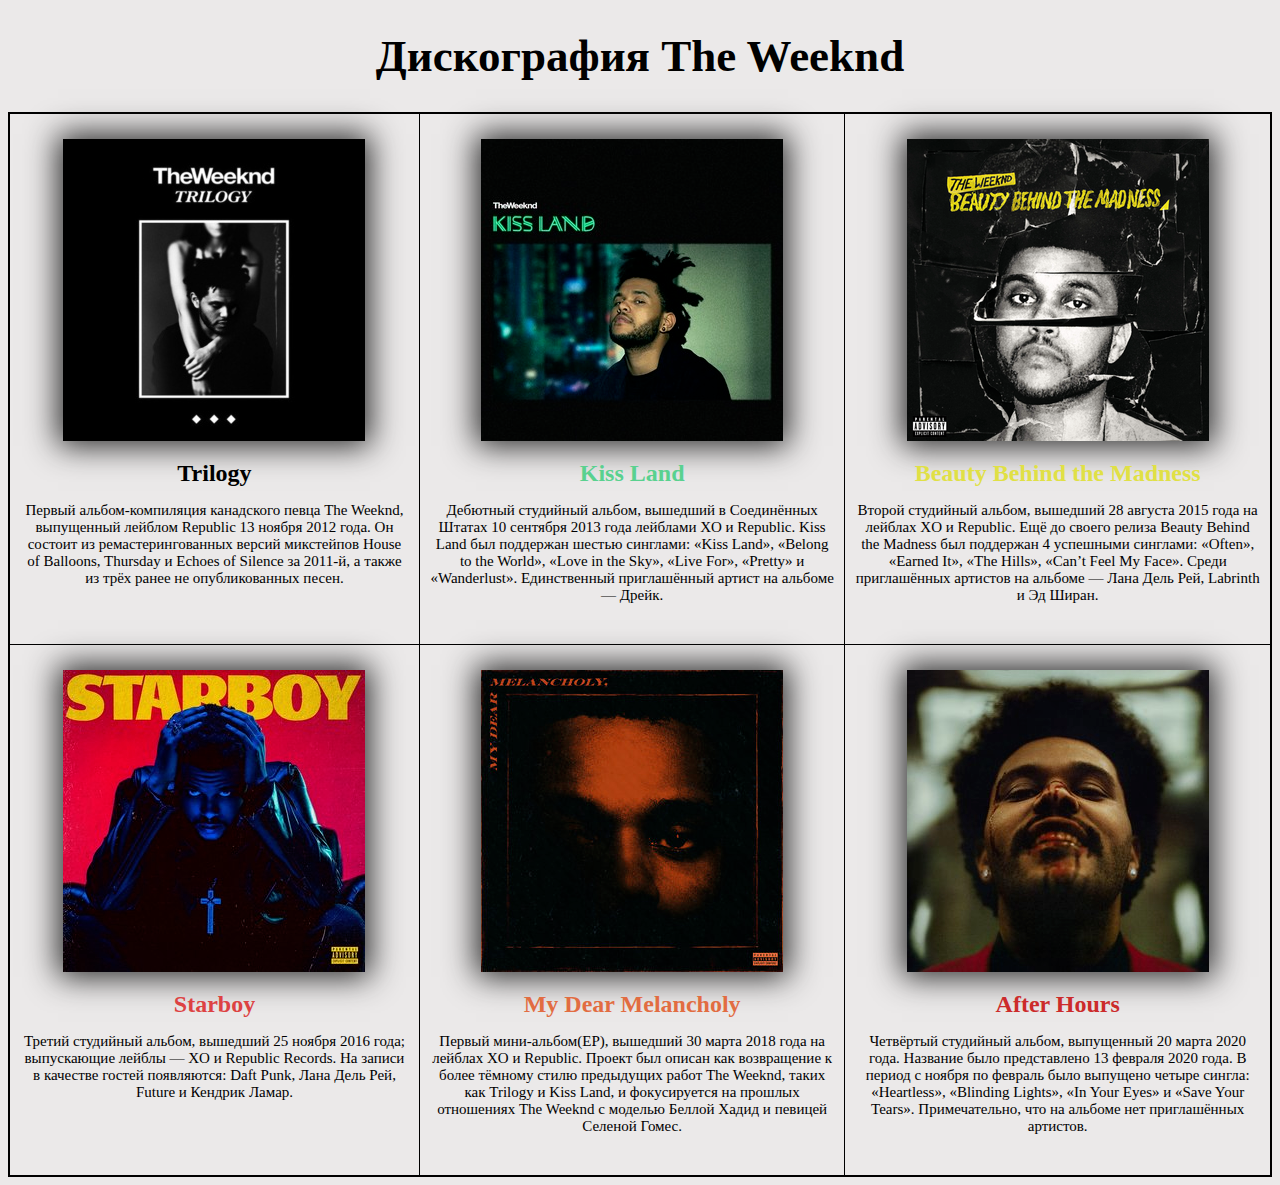
<file: Network content markup languages/Practice tasks/Links and images/index.html>
<!DOCTYPE html>
<html>
    <head>
    <meta charset="utf-8">
    <title>The Weeknd - Дискография</title>
    <link href="css\index.css" rel="stylesheet" type="text/css">
</head>
<body>
    <h1>Дискография The Weeknd</h1>
    <table>
        <tr>
           <td><a href='html\trilogy.html'><img src="img\small\11.png"></a>
            <p><p><font size='5px'><b>Trilogy</b></font></p> Первый альбом-компиляция канадского певца The Weeknd, выпущенный лейблом Republic 13 ноября 2012 года.
            Он состоит из ремастерингованных версий микстейпов House of Balloons, Thursday и Echoes of Silence за 2011-й,
            а также из трёх ранее не опубликованных песен.</p>
           </td>
           <td><a href='html\kiss_land.html'><img src="img\small\22.png"></a>
           <p><p><font color='#59d18f'size='5px'><b>Kiss Land</b></font></p>Дебютный студийный альбом, вышедший в Соединённых Штатах 10 сентября
            2013 года лейблами XO и Republic. Kiss Land был поддержан шестью синглами: «Kiss Land», «Belong to the World»,
            «Love in the Sky», «Live For», «Pretty» и «Wanderlust». Единственный приглашённый артист на альбоме — Дрейк.</p>
           </td>
           <td><a href='html\bbtm.html'><img src="img\small\33.png"></a>
           <p><p><font color='#e0e045'size='5px'><b>Beauty Behind the Madness</b></font></p> Второй студийный альбом, вышедший 28 августа 2015 года
            на лейблах XO и Republic. Ещё до своего релиза Beauty Behind the Madness был поддержан 4 успешными синглами:
            «Often», «Earned It», «The Hills», «Can’t Feel My Face». Среди приглашённых артистов на альбоме — Лана Дель Рей, Labrinth и Эд Ширан.</p>
           </td>
        </tr>
        <tr>
           <td><a href='html\starboy.html'><img src="img\small\44.png"></a>
           <p><p><font color='#dd4242'size='5px'><b>Starboy</b></font></p> Третий студийный альбом, вышедший 25 ноября 2016 года; выпускающие
            лейблы — XO и Republic Records. На записи в качестве гостей появляются: Daft Punk, Лана Дель Рей, Future и Кендрик Ламар. </p>
           </td>
           <td><a href='html\mdm.html'><img src="img\small\55.png"></a>
           <p><p><font color='#e26c41'size='5px'><b>My Dear Melancholy</b></font></p> Первый мини-альбом(EP), вышедший 30 марта 2018 года на лейблах XO и Republic.
            Проект был описан как возвращение к более тёмному стилю предыдущих работ The Weeknd, таких как Trilogy и Kiss Land,
            и фокусируется на прошлых отношениях The Weeknd с моделью Беллой Хадид и певицей Селеной Гомес.</p>
           </td>
           <td><a href='html\after_hours.html'><img src="img\small\66.png"></a>
           <p><p><font color='#cc2b2b'size='5px'><b>After Hours</b></font></p> Четвёртый студийный альбом, выпущенный 20 марта 2020 года. Название было представлено
            13 февраля 2020 года. В период с ноября по февраль было выпущено четыре сингла: «Heartless», «Blinding Lights», «In Your Eyes»
            и «Save Your Tears». Примечательно, что на альбоме нет приглашённых артистов.</p>
           </td>
        </tr>
        </table>
</body>
</file>
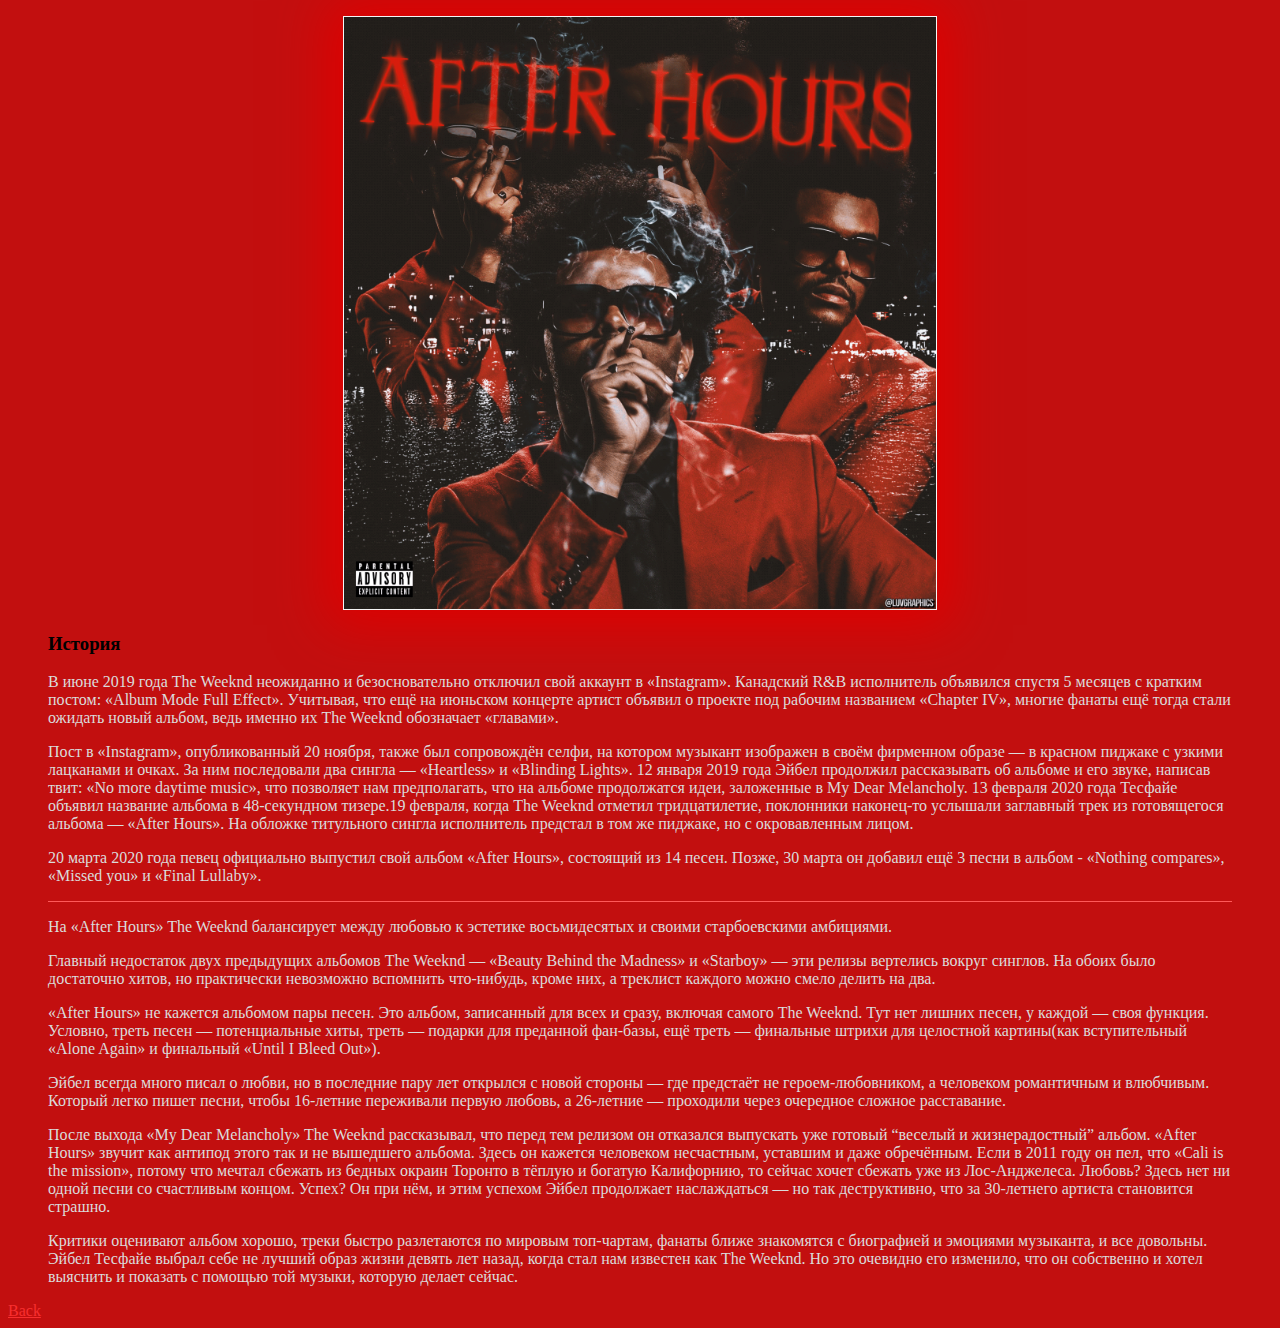
<file: Network content markup languages/Practice tasks/Links and images/html/after_hours.html>
<!DOCTYPE html>
<html>
    <head>
    <meta charset="utf-8">
    <title>After Hours</title>
    <link href="..\css\ah.css" rel="stylesheet" type="text/css">
</head>
<body>
    <figure><img src="..\img\ah\1.png" alt="Обложка After Hours">
        <figcaption>
        <h3>История</h3>
        <p>В июне 2019 года The Weeknd неожиданно и безосновательно отключил свой аккаунт в «Instagram». 
            Канадский R&B исполнитель объявился спустя 5 месяцев с кратким постом: «Album Mode Full Effect». 
            Учитывая, что ещё на июньском концерте артист объявил о проекте под рабочим названием «Chapter IV», 
            многие фанаты ещё тогда стали ожидать новый альбом, ведь именно их The Weeknd обозначает «главами».</p>
        <p>Пост в «Instagram», опубликованный 20 ноября, также был сопровождён селфи, на котором музыкант изображен 
            в своём фирменном образе — в красном пиджаке с узкими лацканами и очках. За ним последовали два сингла — 
            «Heartless» и «Blinding Lights».
            12 января 2019 года Эйбел продолжил рассказывать об альбоме и его звуке, написав твит: «No more daytime music», 
            что позволяет нам предполагать, что на альбоме продолжатся идеи, заложенные в My Dear Melancholy. 13 февраля 2020 года 
            Тесфайе объявил название альбома в 48-секундном тизере.19 февраля, когда The Weeknd отметил тридцатилетие, поклонники 
            наконец-то услышали заглавный трек из готовящегося альбома — «After Hours». На обложке титульного сингла исполнитель 
            предстал в том же пиджаке, но с окровавленным лицом. 
        <p>20 марта 2020 года певец официально выпустил свой альбом «After Hours», состоящий из 14 песен. Позже, 30 марта он 
            добавил ещё 3 песни в альбом - «Nothing compares», «Missed you» и «Final Lullaby».</p>
        <hr>
        <p>На «After Hours» The Weeknd балансирует между любовью к эстетике восьмидесятых и своими старбоевскими амбициями.</p>
        <p>Главный недостаток двух предыдущих альбомов The Weeknd — «Beauty Behind the Madness» и «Starboy» — эти релизы вертелись
            вокруг синглов. На обоих было достаточно хитов, но практически невозможно вспомнить что-нибудь, кроме них, а треклист 
            каждого можно смело делить на два.</p>

        <p>«After Hours» не кажется альбомом пары песен. Это альбом, записанный для всех и сразу, включая самого The Weeknd. 
            Тут нет лишних песен, у каждой — своя функция. Условно, треть песен — потенциальные хиты, треть — подарки для преданной 
            фан-базы, ещё треть — финальные штрихи для целостной картины(как вступительный «Alone Again» и финальный «Until I Bleed Out»).</p>
        <p>Эйбел всегда много писал о любви, но в последние пару лет открылся с новой стороны — где предстаёт не героем-любовником, 
            а человеком романтичным и влюбчивым. Который легко пишет песни, чтобы 16-летние переживали первую любовь, а 26-летние
            — проходили через очередное сложное расставание.</p>
        <p>После выхода «My Dear Melancholy» The Weeknd рассказывал, что перед тем релизом он отказался выпускать уже готовый 
            “веселый и жизнерадостный” альбом. «After Hours» звучит как антипод этого так и не вышедшего альбома. Здесь он 
            кажется человеком несчастным, уставшим и даже обречённым.

            Если в 2011 году он пел, что «Cali is the mission», потому что мечтал сбежать из бедных окраин Торонто в тёплую и 
            богатую Калифорнию, то сейчас хочет сбежать уже из Лос-Анджелеса. Любовь? Здесь нет ни одной песни со счастливым 
            концом. Успех? Он при нём, и этим успехом Эйбел продолжает наслаждаться — но так деструктивно, что за 30-летнего 
            артиста становится страшно.</p>
        <p>Критики оценивают альбом хорошо, треки быстро разлетаются по мировым топ-чартам, фанаты ближе знакомятся с биографией
            и эмоциями музыканта, и все довольны. Эйбел Тесфайе выбрал себе не лучший образ жизни девять лет назад, когда стал
            нам известен как The Weeknd. Но это очевидно его изменило, что он собственно и хотел выяснить и показать с помощью
            той музыки, которую делает сейчас.</p>
        </figcaption>
    </figure>
    <a class="button" href="..\index.html">Back</a>
</body>
</file>
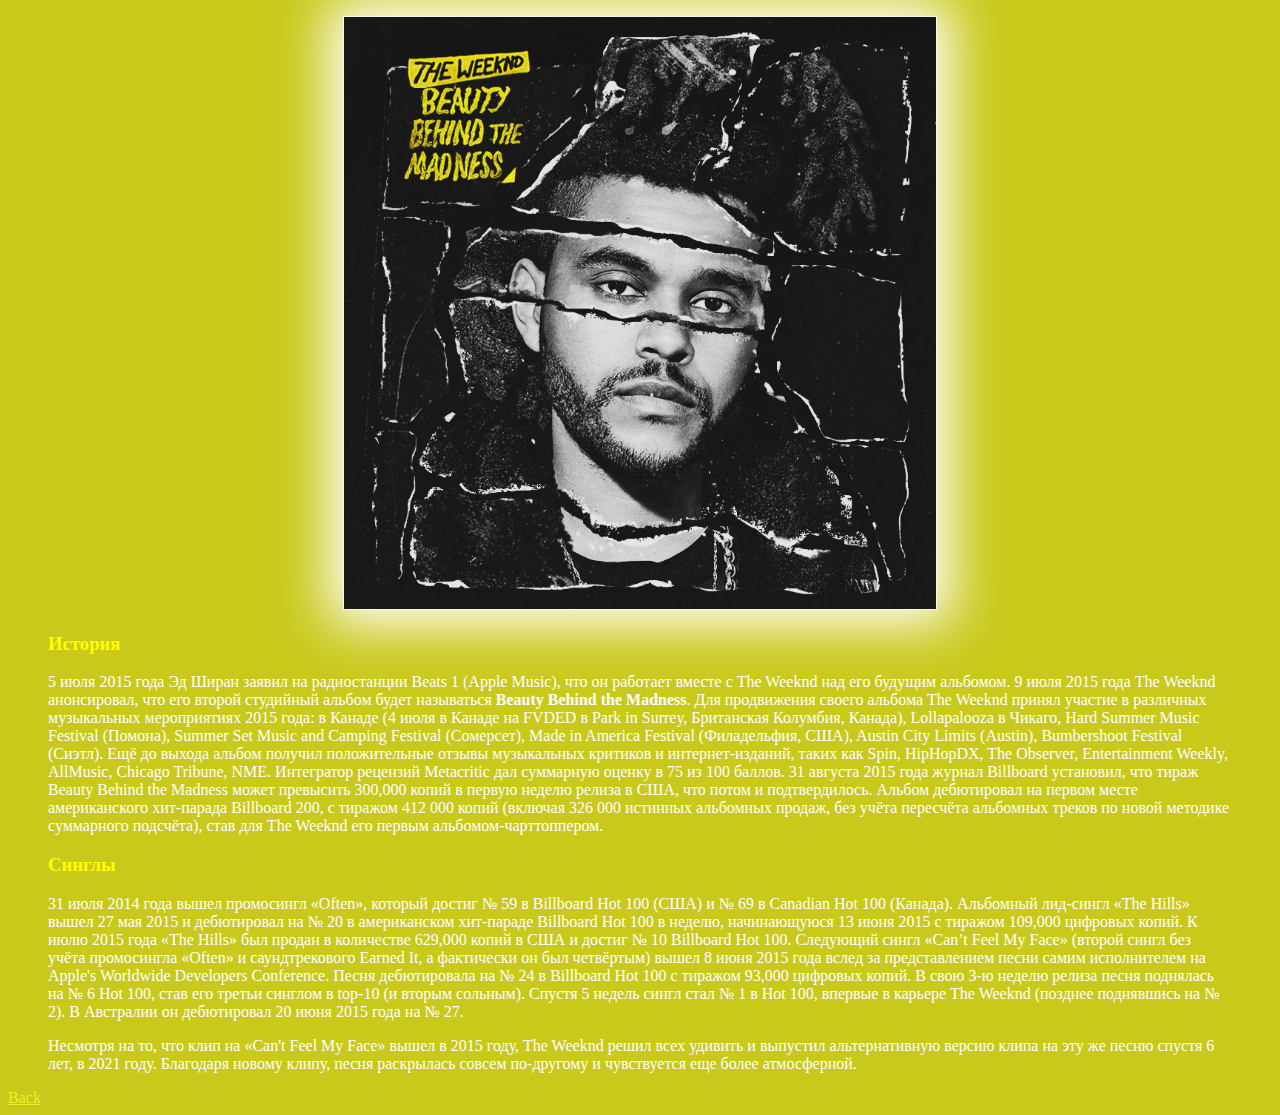
<file: Network content markup languages/Practice tasks/Links and images/html/bbtm.html>
<!DOCTYPE html>
<html>
    <head>
    <meta charset="utf-8">
    <title>Beauty Behind The Madness</title>
    <link href="..\css\bbtm.css" rel="stylesheet" type="text/css">
</head>
<body>
    <figure><img src="..\img\bbtm\alb.png" alt="Обложка BBTM">
        <figcaption>
            <h3>История</h3>
        <p>5 июля 2015 года Эд Ширан заявил на радиостанции Beats 1 (Apple Music), что он работает 
            вместе с The Weeknd над его будущим альбомом. 9 июля 2015 года The Weeknd анонсировал, что его 
            второй студийный альбом будет называться <b>Beauty&#160;Behind&#160;the&#160;Madness</b>.
            Для продвижения своего альбома The Weeknd принял участие в различных музыкальных 
            мероприятиях 2015 года: в Канаде (4 июля в Канаде на FVDED в Park in Surrey, Британская 
            Колумбия, Канада), Lollapalooza в Чикаго, Hard Summer Music Festival (Помона), Summer 
            Set Music and Camping Festival (Сомерсет), Made in America Festival (Филадельфия, США), 
            Austin City Limits (Austin), Bumbershoot Festival (Сиэтл).
            Ещё до выхода альбом получил положительные отзывы музыкальных критиков и интернет-изданий, 
            таких как Spin, HipHopDX, The Observer, Entertainment Weekly, AllMusic, 
            Chicago Tribune, NME. Интегратор рецензий Metacritic дал суммарную оценку в 75 из 100 баллов.
            31 августа 2015 года журнал Billboard установил, что тираж Beauty Behind the Madness может превысить 
            300,000 копий в первую неделю релиза в США, что потом и подтвердилось. Альбом дебютировал на 
            первом месте американского хит-парада Billboard 200, с тиражом 412 000 копий (включая 
            326 000 истинных альбомных продаж, без учёта пересчёта альбомных треков по новой методике 
            суммарного подсчёта), став для The Weeknd его первым альбомом-чарттоппером.</p>
            <h3>Синглы</h3>
            <p>31 июля 2014 года вышел промосингл «Often», который достиг № 59 в Billboard Hot 100 (США) 
                и № 69 в Canadian Hot 100 (Канада). Альбомный лид-сингл «The Hills» вышел 27 мая 2015 и 
                дебютировал на № 20 в американском хит-параде Billboard Hot 100 в неделю, начинающуюся 
                13 июня 2015 с тиражом 109,000 цифровых копий. К июлю 2015 года «The Hills» 
                был продан в количестве 629,000 копий в США и достиг № 10 Billboard Hot 100. Следующий 
                сингл «Can’t Feel My Face» (второй сингл без учёта промосингла «Often» и саундтрекового 
                Earned It, а фактически он был четвёртым) вышел 8 июня 2015 года вслед за представлением 
                песни самим исполнителем на Apple's Worldwide Developers Conference. Песня дебютировала 
                на № 24 в Billboard Hot 100 с тиражом 93,000 цифровых копий. В свою 3-ю неделю релиза 
                песня поднялась на № 6 Hot 100, став его третьи синглом в top-10 (и вторым сольным). Спустя 
                5 недель сингл стал № 1 в Hot 100, впервые в карьере The Weeknd (позднее поднявшись на № 2).
                В Австралии он дебютировал 20 июня 2015 года на № 27.</p>
            <p>Несмотря на то, что клип на «Can't Feel My Face» вышел в 2015 году, The Weeknd решил всех удивить 
               и выпустил альтернативную версию клипа на эту же песню спустя 6 лет, в 2021 году. Благодаря новому
               клипу, песня раскрылась совсем по-другому и чувствуется еще более атмосферной.</p>
            </p>
        </figcaption>
    </figure>
    <a class="button" href="..\index.html">Back</a>
</body>
</file>
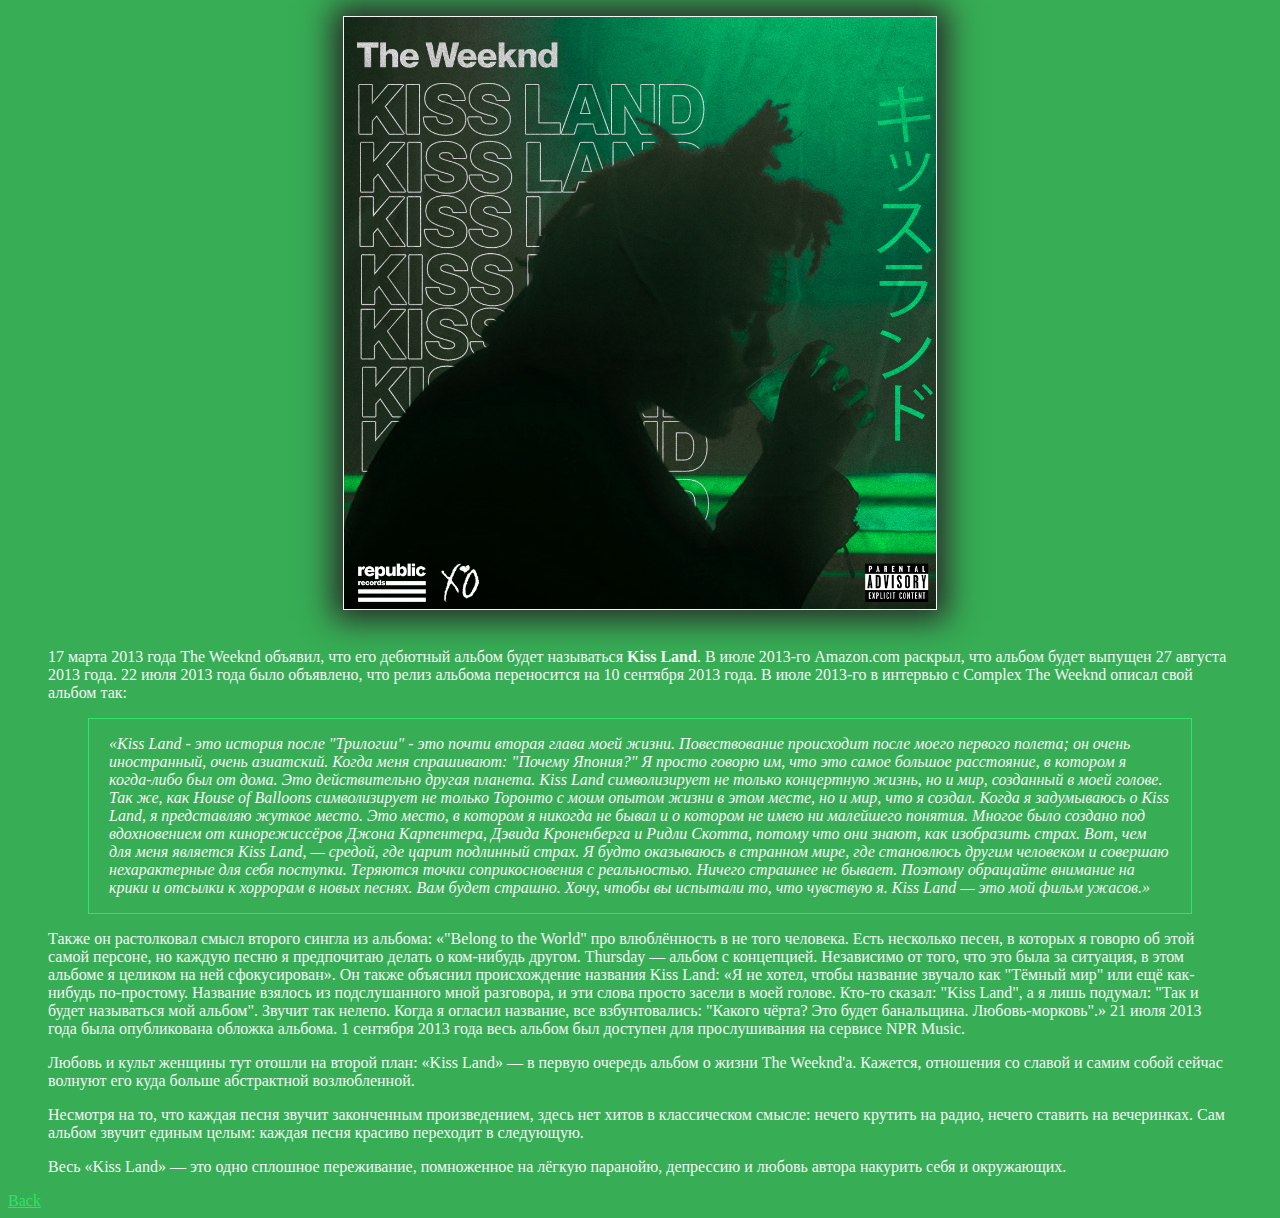
<file: Network content markup languages/Practice tasks/Links and images/html/kiss_land.html>
<!DOCTYPE html>
<html>
    <head>
    <meta charset="utf-8">
    <title>Kiss Land</title>
    <link href="..\css\kissland.css" rel="stylesheet" type="text/css">
</head>
<body>
    <figure><img src="..\img\kissland\ks.png" alt="Обложка Kiss Land">
        <figcaption>
            <br>
            <p>17 марта 2013 года The Weeknd объявил, что его дебютный альбом будет называться <b>Kiss Land</b>.
                В июле 2013-го Amazon.com раскрыл, что альбом будет выпущен 27 августа 2013 года.
                22 июля 2013 года было объявлено, что релиз альбома переносится на 10 сентября 2013 года.
                В июле 2013-го в интервью с Complex The Weeknd описал свой альбом так:</p>
                <blockquote>
                <p><i>«Kiss Land - это история после "Трилогии" - это почти вторая глава моей жизни. 
                    Повествование происходит после моего первого полета; он очень иностранный, очень азиатский. 
                    Когда меня спрашивают: "Почему Япония?" Я просто говорю им, что это самое большое расстояние, 
                    в котором я когда-либо был от дома. Это действительно другая планета. Kiss Land символизирует 
                    не только концертную жизнь, но и мир, созданный в моей голове. 
                    Так же, как House of Balloons символизирует не только Торонто с моим опытом жизни 
                    в этом месте, но и мир, что я создал. Когда я задумываюсь о Kiss Land, я представляю 
                    жуткое место. Это место, в котором я никогда не бывал и о котором не имею ни малейшего 
                    понятия. Многое было создано под вдохновением от кинорежиссёров Джона Карпентера, 
                    Дэвида Кроненберга и Ридли Скотта, потому что они знают, как изобразить страх. Вот, 
                    чем для меня является Kiss Land, — средой, где царит подлинный страх. Я будто оказываюсь 
                    в странном мире, где становлюсь другим человеком и совершаю нехарактерные для себя 
                    поступки. Теряются точки соприкосновения с реальностью. Ничего страшнее не бывает. 
                    Поэтому обращайте внимание на крики и отсылки к хоррорам в новых песнях. Вам будет 
                    страшно. Хочу, чтобы вы испытали то, что чувствую я. Kiss Land — это мой фильм ужасов.»</i></p>
                </blockquote>
            <p>Также он растолковал смысл второго сингла из альбома: «"Belong to the World" про влюблённость в не 
            того человека. Есть несколько песен, в которых я говорю об этой самой персоне, но каждую песню 
            я предпочитаю делать о ком-нибудь другом. Thursday — альбом с концепцией. Независимо от того, 
            что это была за ситуация, в этом альбоме я целиком на ней сфокусирован». Он также объяснил 
            происхождение названия Kiss Land: «Я не хотел, чтобы название звучало как "Тёмный мир" или 
            ещё как-нибудь по-простому. Название взялось из подслушанного мной разговора, и эти слова 
            просто засели в моей голове. Кто-то сказал: "Kiss Land", а я лишь подумал: "Так и будет 
            называться мой альбом". Звучит так нелепо. Когда я огласил название, все взбунтовались: 
            "Какого чёрта? Это будет банальщина. Любовь-морковь".» 21 июля 2013 года была опубликована 
            обложка альбома. 1 сентября 2013 года весь альбом был доступен для прослушивания на сервисе
            NPR Music.</p>
            <p>Любовь и культ женщины тут отошли на второй план: «Kiss Land» — в первую очередь альбом 
                о жизни The Weeknd'a. Кажется, отношения со славой и самим собой сейчас волнуют его 
                куда больше абстрактной возлюбленной.</p>
            <p>Несмотря на то, что каждая песня звучит законченным произведением, здесь нет хитов в классическом смысле:
                нечего крутить на радио, нечего ставить на вечеринках. Сам альбом звучит единым целым: 
                каждая песня красиво переходит в следующую.</p>
            <p>Весь «Kiss Land» — это одно сплошное переживание, помноженное на лёгкую паранойю, депрессию 
                и любовь автора накурить себя и окружающих.</p>
        </figcaption>
        </figure>
        <a class="button" href="..\index.html">Back</a>
</body>
</file>
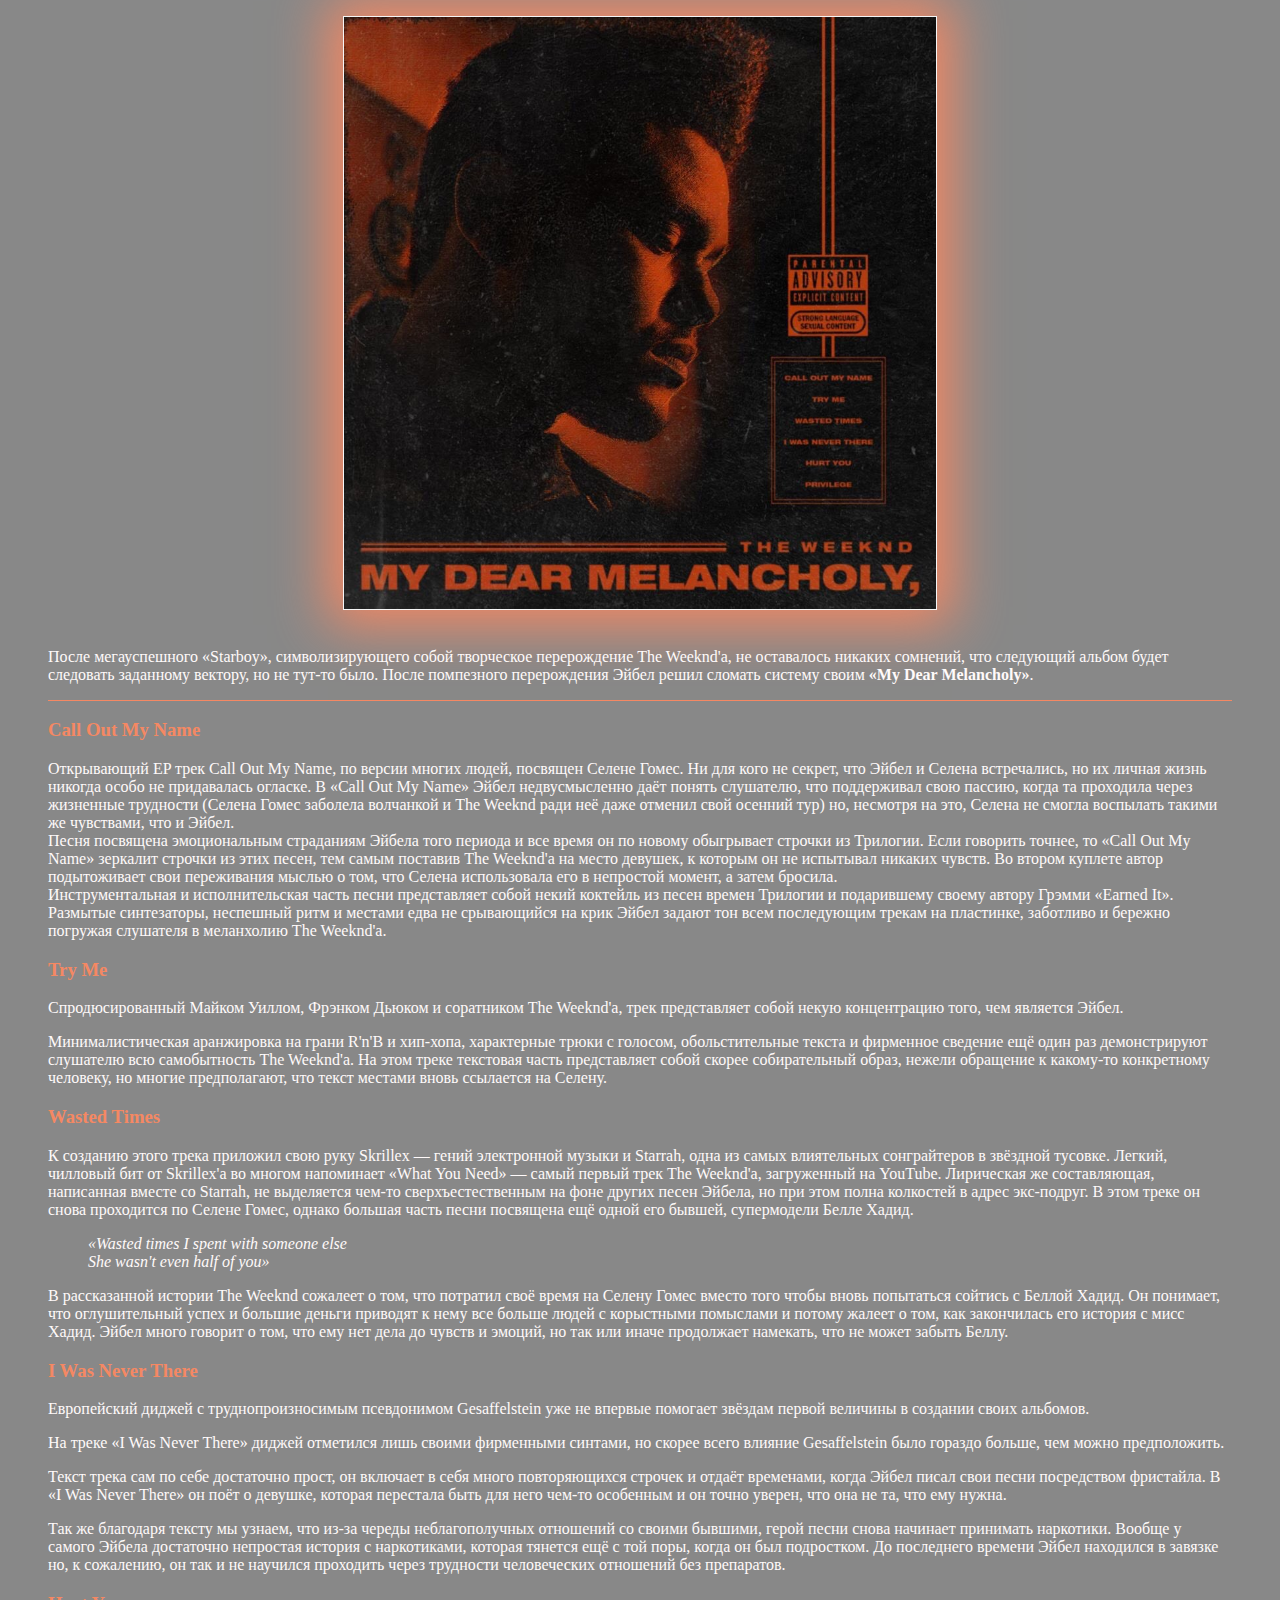
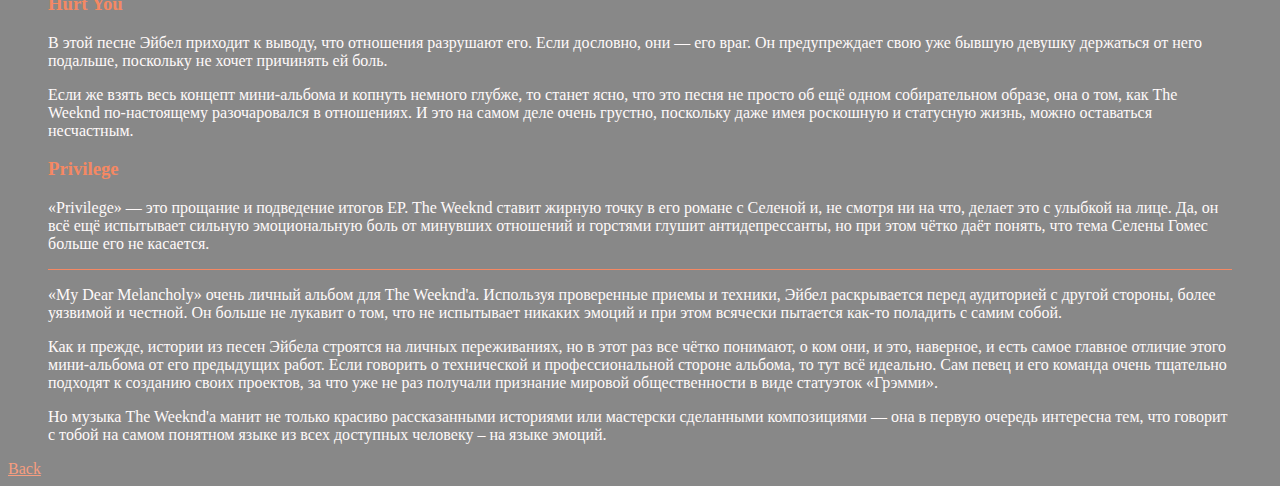
<file: Network content markup languages/Practice tasks/Links and images/html/mdm.html>
<!DOCTYPE html>
<html>
    <head>
    <meta charset="utf-8">
    <title>My Dear Melancholy</title>
    <link href="..\css\mdm.css" rel="stylesheet" type="text/css">
</head>
<body>
    <figure><img src="..\img\mdm\1.jpg" alt="Обложка MDM">
        <figcaption>
            <br>
            <p>После мегауспешного «Starboy», символизирующего собой  творческое перерождение The Weeknd'a, 
                не оставалось никаких сомнений, что следующий альбом будет следовать заданному вектору,
                но не тут-то было. После помпезного перерождения Эйбел решил сломать систему 
                своим <b>«My Dear Melancholy»</b>.</p>
            <hr>
            <h3>Call Out My Name</h3>
            <p>Открывающий EP трек Call Out My Name, по версии многих людей, посвящен Селене Гомеc. Ни для 
                кого не секрет, что Эйбел и Селена встречались, но их личная жизнь никогда особо не придавалась 
                огласке. В «Call Out My Name» Эйбел недвусмысленно даёт понять слушателю, что поддерживал свою 
                пассию, когда та проходила через жизненные трудности (Селена Гомес заболела волчанкой и The Weeknd 
                ради неё даже отменил свой осенний тур) но, несмотря на это, Селена не смогла воспылать такими 
                же чувствами, что и Эйбел. 
                <br>
                Песня посвящена эмоциональным страданиям Эйбела того периода и все время он по новому обыгрывает 
                строчки из Трилогии. Если говорить точнее, то «Call Out My Name» зеркалит строчки из этих песен, 
                тем самым поставив The Weeknd'a на место девушек, к которым он не испытывал никаких чувств. Во втором 
                куплете автор подытоживает свои переживания мыслью о том, что Селена использовала его в непростой 
                момент, а затем бросила.
                <br>
                Инструментальная и исполнительская часть песни представляет собой некий коктейль из песен времен 
                Трилогии и подарившему своему автору Грэмми «Earned It». Размытые синтезаторы, неспешный ритм и 
                местами едва не срывающийся на крик Эйбел задают тон всем последующим трекам на пластинке, заботливо 
                и бережно погружая слушателя в меланхолию The Weeknd'a.</p>
            <h3>Try Me</h3>
            <p>Спродюсированный Майком Уиллом, Фрэнком Дьюком и соратником The Weeknd'a, трек представляет собой некую 
                концентрацию того, чем является Эйбел.</p>
            <p>Минималистическая аранжировка на грани R'n'B и хип-хопа, характерные трюки с голосом, обольстительные 
                текста и фирменное сведение ещё один раз демонстрируют слушателю всю самобытность The Weeknd'a. На этом треке 
                текстовая часть представляет собой скорее собирательный образ, нежели обращение к какому-то конкретному 
                человеку, но многие предполагают, что текст местами вновь ссылается на Селену.</p>
            <h3>Wasted Times</h3>
            <p>К созданию этого трека приложил свою руку Skrillex — гений электронной музыки и Starrah, одна из 
                самых влиятельных сонграйтеров в звёздной тусовке. Легкий, чилловый бит от Skrillex'a во многом 
                напоминает «What You Need» — самый первый трек The Weeknd'a, загруженный на YouTube. 

                Лирическая же составляющая, написанная вместе со Starrah, не выделяется чем-то сверхъестественным
                на фоне других песен Эйбела, но при этом полна колкостей в адрес экс-подруг. В этом треке он
                снова проходится по Селене Гомес, однако большая часть песни посвящена ещё одной его бывшей,
                супермодели Белле Хадид.</p>
                <blockquote><i>«Wasted times I spent with someone else
                <br>
                She wasn't even half of you»</i></blockquote>
                <p>В рассказанной истории The Weeknd сожалеет о том, что потратил своё время на Селену Гомеc вместо того
                чтобы вновь попытаться сойтись с Беллой Хадид. Он понимает, что оглушительный успех и большие 
                деньги приводят к нему все больше людей с корыстными помыслами и потому жалеет о том, как 
                закончилась его история с мисс Хадид. Эйбел много говорит о том, что ему нет дела до чувств и 
                эмоций, но так или иначе продолжает намекать, что не может забыть Беллу.</p>
            <h3>I Was Never There</h3>
            <p>Европейский диджей с труднопроизносимым псевдонимом Gesaffelstein уже не впервые помогает звёздам 
                первой величины в создании своих альбомов.</p>
            <p>На треке «I Was Never There» диджей отметился лишь своими фирменными синтами, но скорее всего влияние 
                Gesaffelstein было гораздо больше, чем можно предположить.</p>
            <p>Текст трека сам по себе достаточно прост, он включает в себя много повторяющихся строчек и отдаёт временами,
                когда Эйбел писал свои песни посредством фристайла. В «I Was Never There» он поёт о девушке, которая 
                перестала быть для него чем-то особенным и он точно уверен, что она не та, что ему нужна.</p>
            <p>Так же благодаря тексту мы узнаем, что из-за череды неблагополучных отношений со своими бывшими, герой песни
                снова начинает принимать наркотики. Вообще у самого Эйбела достаточно непростая история с наркотиками, 
                которая тянется ещё с той поры, когда он был подростком. До последнего времени Эйбел находился в завязке 
                но, к сожалению, он так и не научился проходить через трудности человеческих отношений без препаратов.</p>
            <h3>Hurt You</h3>
            <p>В этой песне Эйбел приходит к выводу, что отношения разрушают его. Если дословно, они — его враг. 
                Он предупреждает свою уже бывшую девушку держаться от него подальше, поскольку не хочет причинять 
                ей боль.
            <p>Если же взять весь концепт мини-альбома и копнуть немного глубже, то станет ясно, что это песня не 
                просто об ещё одном собирательном образе, она о том, как The Weeknd по-настоящему разочаровался в 
                отношениях. И это на самом деле очень грустно, поскольку даже имея роскошную и статусную жизнь, 
                можно оставаться несчастным.</p>
            <h3>Privilege</h3>
            <p>«Privilege» — это прощание и подведение итогов EP. The Weeknd ставит жирную точку в его романе с Селеной и,
                не смотря ни на что, делает это с улыбкой на лице. Да, он всё ещё испытывает сильную эмоциональную 
                боль от минувших отношений и горстями глушит антидепрессанты, но при этом чётко даёт понять, что 
                тема Селены Гомеc больше его не касается.</p>
            <hr>
            <p>«My Dear Melancholy» очень личный альбом для The Weeknd'a. Используя проверенные приемы и техники, Эйбел раскрывается 
                перед аудиторией с другой стороны, более уязвимой и честной. Он больше не лукавит о том, что не испытывает 
                никаких эмоций и при этом всячески пытается как-то поладить с самим собой.</p> 

                <p>Как и прежде, истории из песен Эйбела строятся на личных переживаниях, но в этот раз все чётко понимают, 
                о ком они, и это, наверное, и есть самое главное отличие этого мини-альбома от его предыдущих работ. Если говорить 
                о технической и профессиональной стороне альбома, то тут всё идеально. Сам певец и его команда очень тщательно 
                подходят к созданию своих проектов, за что уже не раз получали признание мировой общественности в виде статуэток «Грэмми».</p>
                
                <p>Но музыка The Weeknd'a манит не только красиво рассказанными историями или мастерски сделанными композициями — 
                она в первую очередь интересна тем, что говорит с тобой на самом понятном языке из всех доступных человеку – 
                на языке эмоций.</p>
        </figcaption>
    </figure>
    <a class="button" href="..\index.html">Back</a>
</body>
</file>
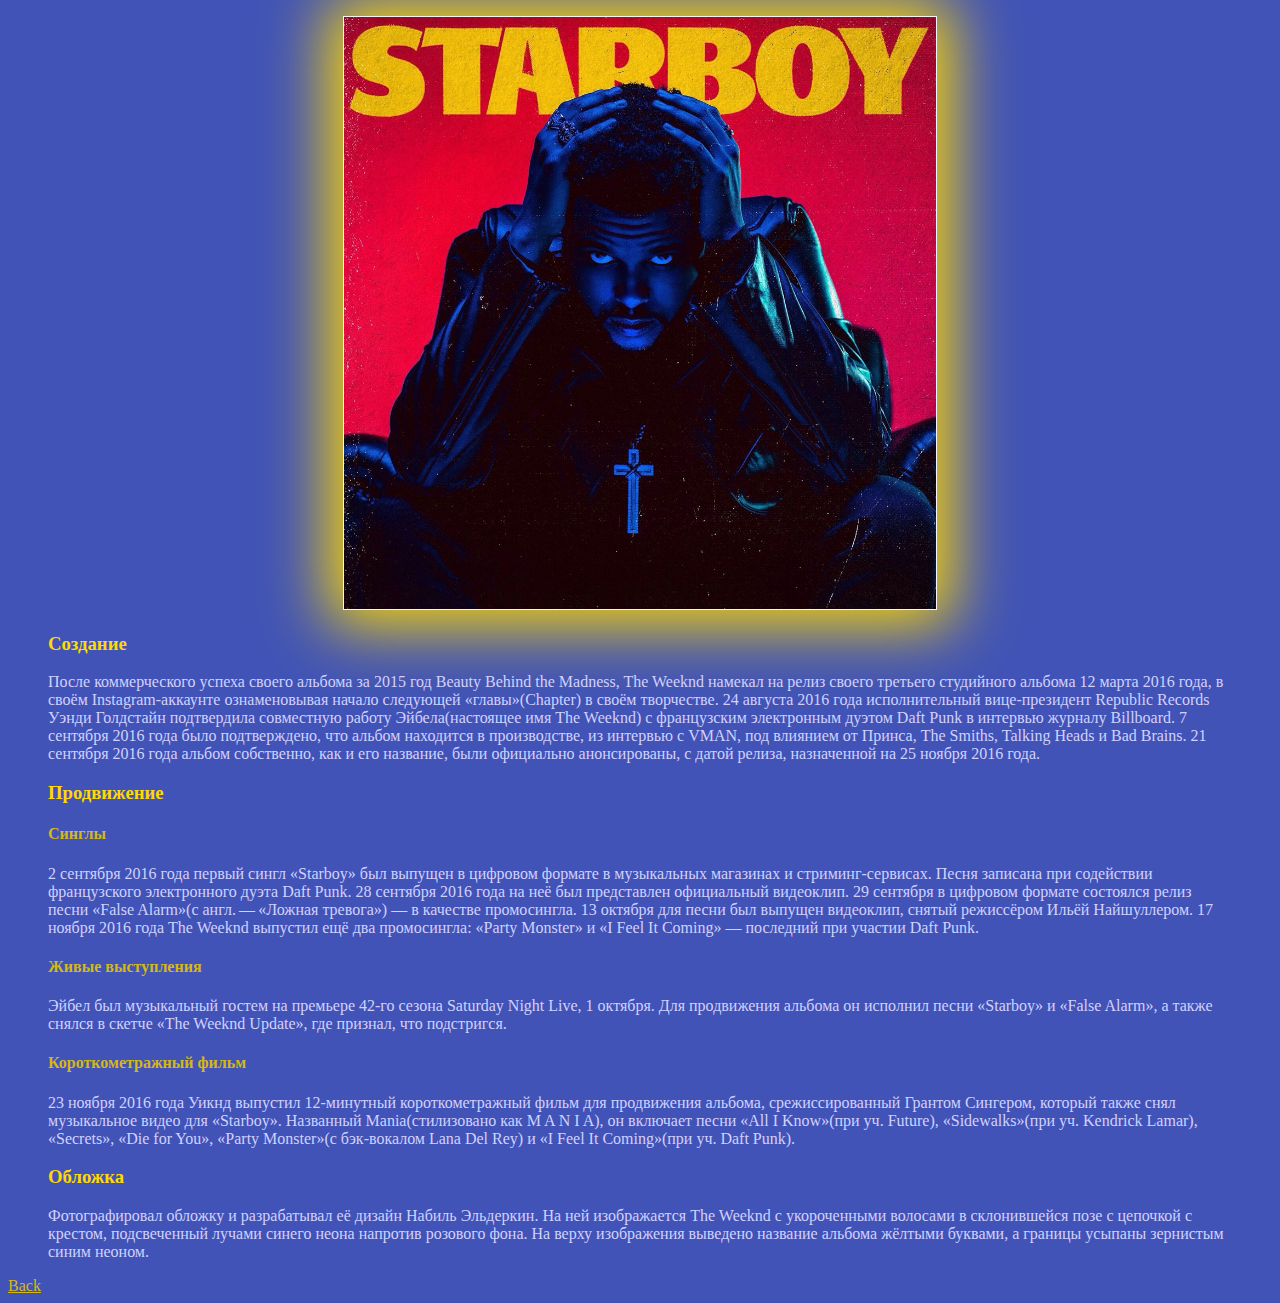
<file: Network content markup languages/Practice tasks/Links and images/html/starboy.html>
<!DOCTYPE html>
<html>
    <head>
    <meta charset="utf-8">
    <title>Starboy</title>
    <link href="..\css\starboy.css" rel="stylesheet" type="text/css">
</head>
<body>
    <figure><img src="..\img\big\4.jpg" alt="Обложка Starboy">
        <figcaption>
            <h3>Создание</h3>
            <p>После коммерческого успеха своего альбома за 2015 год Beauty Behind the Madness, The Weeknd намекал
                на релиз своего третьего студийного альбома 12 марта 2016 года, в своём Instagram-аккаунте 
                ознаменовывая начало следующей «главы»(Chapter) в своём творчестве. 24 августа 2016 года 
                исполнительный вице-президент Republic Records Уэнди Голдстайн подтвердила совместную работу
                Эйбела(настоящее имя The Weeknd) с французским электронным дуэтом Daft Punk в интервью журналу
                Billboard. 7 сентября 2016 года было подтверждено, что альбом находится в производстве, из 
                интервью с VMAN, под влиянием от Принса, The Smiths, Talking Heads и Bad Brains. 21 сентября 
                2016 года альбом собственно, как и его название, были официально анонсированы, с датой релиза, 
                назначенной на 25 ноября 2016 года.</p>
            <h3>Продвижение</h3>
            <h4>Синглы</h4>
            <p>2 сентября 2016 года первый сингл «Starboy» был выпущен в цифровом формате в музыкальных магазинах
                и стриминг-сервисах. Песня записана при содействии французского электронного дуэта Daft Punk. 
                28 сентября 2016 года на неё был представлен официальный видеоклип. 29 сентября в цифровом формате
                состоялся релиз песни «False Alarm»(с англ. — «Ложная тревога») — в качестве промосингла. 13 октября
                для песни был выпущен видеоклип, снятый режиссёром Ильёй Найшуллером. 17 ноября 2016 года The Weeknd
                выпустил ещё два промосингла: «Party Monster» и «I Feel It Coming» — последний при участии Daft Punk.</p>
            <h4>Живые выступления</h4>
            <p>Эйбел был музыкальный гостем на премьере 42-го сезона Saturday Night Live, 1 октября. Для продвижения
                альбома он исполнил песни «Starboy» и «False Alarm», а также снялся в скетче «The Weeknd Update», где 
                признал, что подстригся.</p>
            <h4>Короткометражный фильм</h4>
            <p>23 ноября 2016 года Уикнд выпустил 12-минутный короткометражный фильм для продвижения альбома, 
                срежиссированный Грантом Сингером, который также снял музыкальное видео для «Starboy». Названный 
                Mania(стилизовано как M A N I A), он включает песни «All I Know»(при уч. Future), «Sidewalks»(при уч. Kendrick Lamar),
                «Secrets», «Die for You», «Party Monster»(с бэк-вокалом Lana Del Rey) и «I Feel It Coming»(при уч. Daft Punk).</p>
            <h3>Обложка</h3>
            <p>Фотографировал обложку и разрабатывал её дизайн Набиль Эльдеркин. На ней изображается The Weeknd 
                с укороченными волосами в склонившейся позе с цепочкой с крестом, подсвеченный лучами синего неона 
                напротив розового фона. На верху изображения выведено название альбома жёлтыми буквами, а границы 
                усыпаны зернистым синим неоном.</p>
        </figcaption>
    </figure>
    <a class="button" href="..\index.html">Back</a>
</body>
</file>
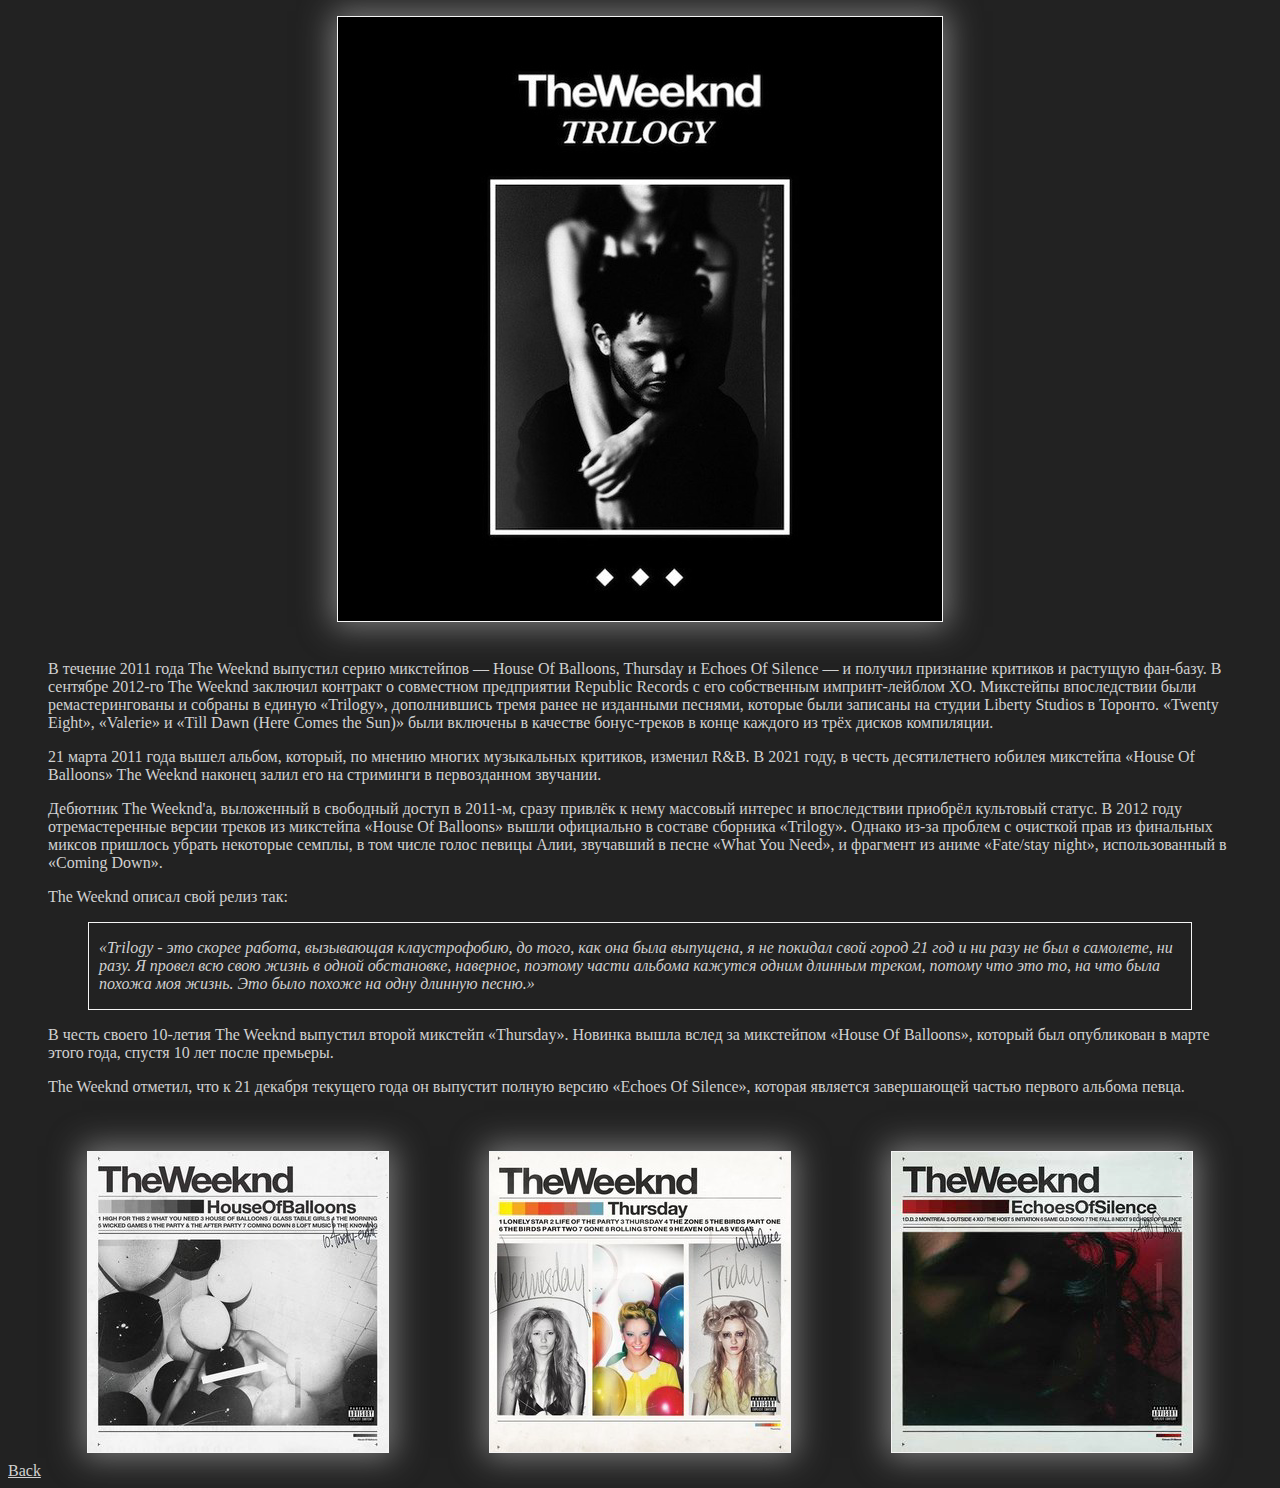
<file: Network content markup languages/Practice tasks/Links and images/html/trilogy.html>
<!DOCTYPE html>
<html>
    <head>
    <meta charset="utf-8">
    <title>Trilogy</title>
    <link href="..\css\trilogy.css" rel="stylesheet" type="text/css">
</head>
<body>
    <figure><img src="..\img\big\1.png" alt="Обложка Trilogy">
    <figcaption>
        <br>
        <p>В течение 2011 года The Weeknd выпустил серию микстейпов — House Of Balloons, 
        Thursday и Echoes Of Silence — и получил признание критиков и растущую фан-базу.
        В сентябре 2012-го The Weeknd заключил контракт о совместном предприятии Republic Records с 
        его собственным импринт-лейблом XO. Микстейпы впоследствии были ремастерингованы и 
        собраны в единую «Trilogy», дополнившись тремя ранее не изданными песнями, которые 
        были записаны на студии Liberty Studios в Торонто. «Twenty Eight», «Valerie» и «Till 
        Dawn (Here Comes the Sun)» были включены в качестве бонус-треков в конце каждого из трёх 
        дисков компиляции.</p>
       <p>21 марта 2011 года вышел альбом, который, по мнению многих музыкальных критиков, изменил R&B. 
           В 2021 году, в честь десятилетнего юбилея микстейпа «House Of Balloons» The Weeknd наконец залил его на 
           стриминги в первозданном звучании.</p>
        <p>Дебютник The Weeknd'а, выложенный в свободный доступ в 2011-м, сразу привлёк к нему массовый
             интерес и впоследствии приобрёл культовый статус. В 2012 году отремастеренные версии треков
              из микстейпа «House Of Balloons» вышли официально в составе сборника «Trilogy». Однако 
              из-за проблем с очисткой прав из финальных миксов пришлось убрать некоторые семплы, в том 
              числе голос певицы Алии, звучавший в песне «What You Need», и фрагмент из аниме «Fate/stay night», 
              использованный в «Coming Down».</p>
        <p>The Weeknd описал свой релиз так:</p>
           <blockquote>
           <p><i>«Trilogy - это скорее работа, вызывающая клаустрофобию, до того, как она была выпущена, я не покидал
           свой город 21 год и ни разу не был в самолете, ни разу. Я провел всю свою жизнь в одной обстановке, 
           наверное, поэтому части альбома кажутся одним длинным треком, потому что это то, на что была похожа 
           моя жизнь. Это было похоже на одну длинную песню.»</i></p></blockquote>
        <p>В честь своего 10-летия The Weeknd выпустил второй микстейп «Thursday». Новинка вышла вслед 
            за микстейпом «House Of Balloons», который был опубликован в марте этого года, спустя 10 лет 
            после премьеры.</p>
        <p>The Weeknd отметил, что к 21 декабря текущего года он выпустит полную версию «Echoes Of Silence», 
            которая является завершающей частью первого альбома певца. </p>
        <br>
    </figcaption>
    </figure>
    <table>
        <tr>
           <td><img src="..\img\trilogy\1.png"></td>
           <td><img src="..\img\trilogy\2.png"></td> 
           <td><img src="..\img\trilogy\3.png"></td>
        </tr>
    </table>
    <a class="button" href="..\index.html">Back</a>
</body>
</file>
